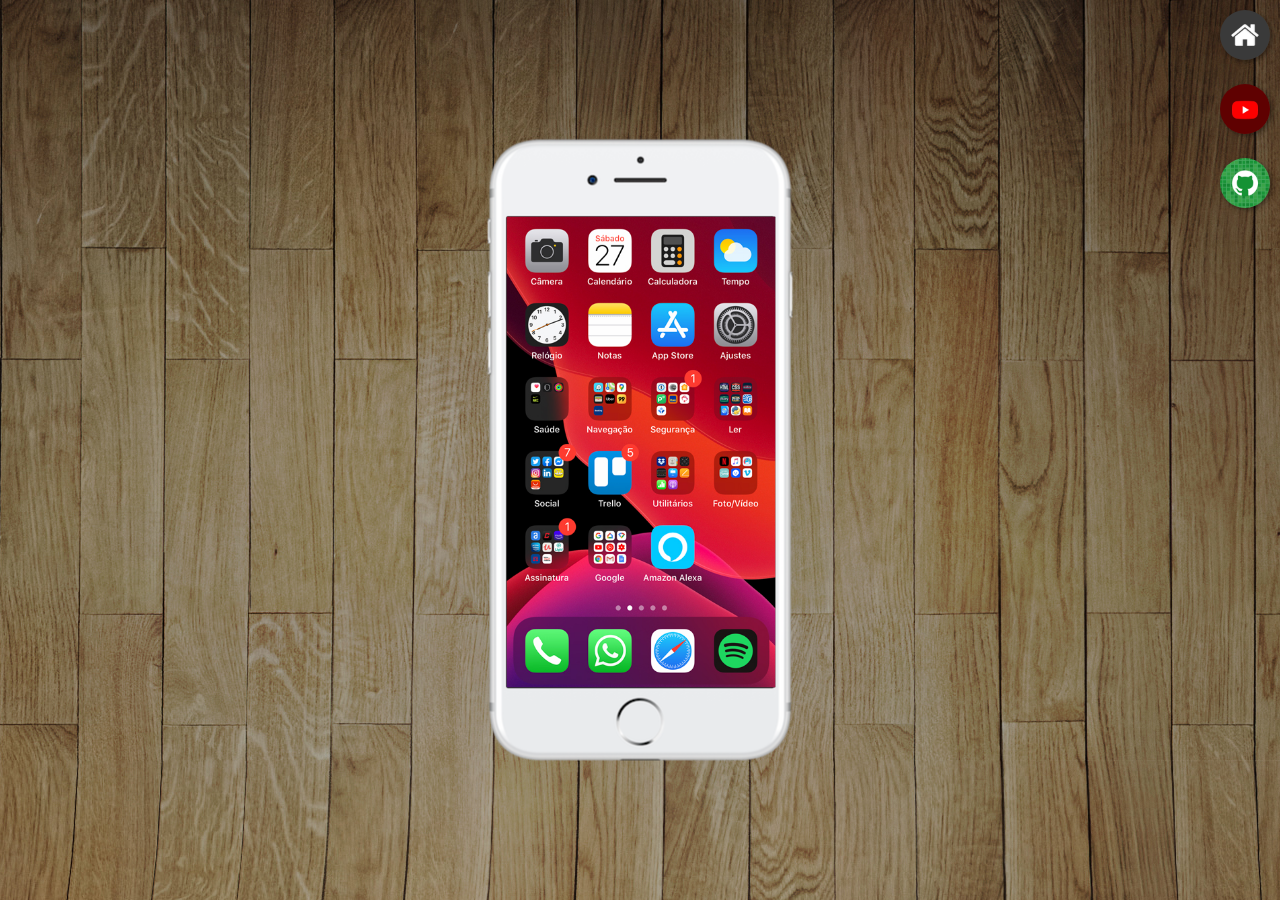
<file: index.html>
<!DOCTYPE html>
<html lang="pt-br">
<head>
    <meta charset="UTF-8">
    <meta name="viewport" content="width=device-width, initial-scale=1.0">
   
    <title>Projeto redes sociais</title>
    <link rel="stylesheet" href="estilos/style.css">

  <link rel="shortcut icon" href="favicon.ico" type="image/x-icon">
</head>
<body>
    <main>

        <section id="telefone">
            <iframe src="home.html" frameborder="0" id="tela" name="tela">
                O navegador não é compatível com isso.
            </iframe>
            
        </section>

        <section id="redes-sociais">
            <a href="home.html" target="tela"><img src="imagens/logo-home.jpg" alt=""></a><br>
            <a href="youtube.html" target="tela"><img src="imagens/logo-youtube.jpg" alt=""></a><br>
            <a href="github.html" target="tela"><img src="imagens/logo-github.jpg" alt=""></a><br>

        </section>
    </main>
    
</body>
</html>
</file>
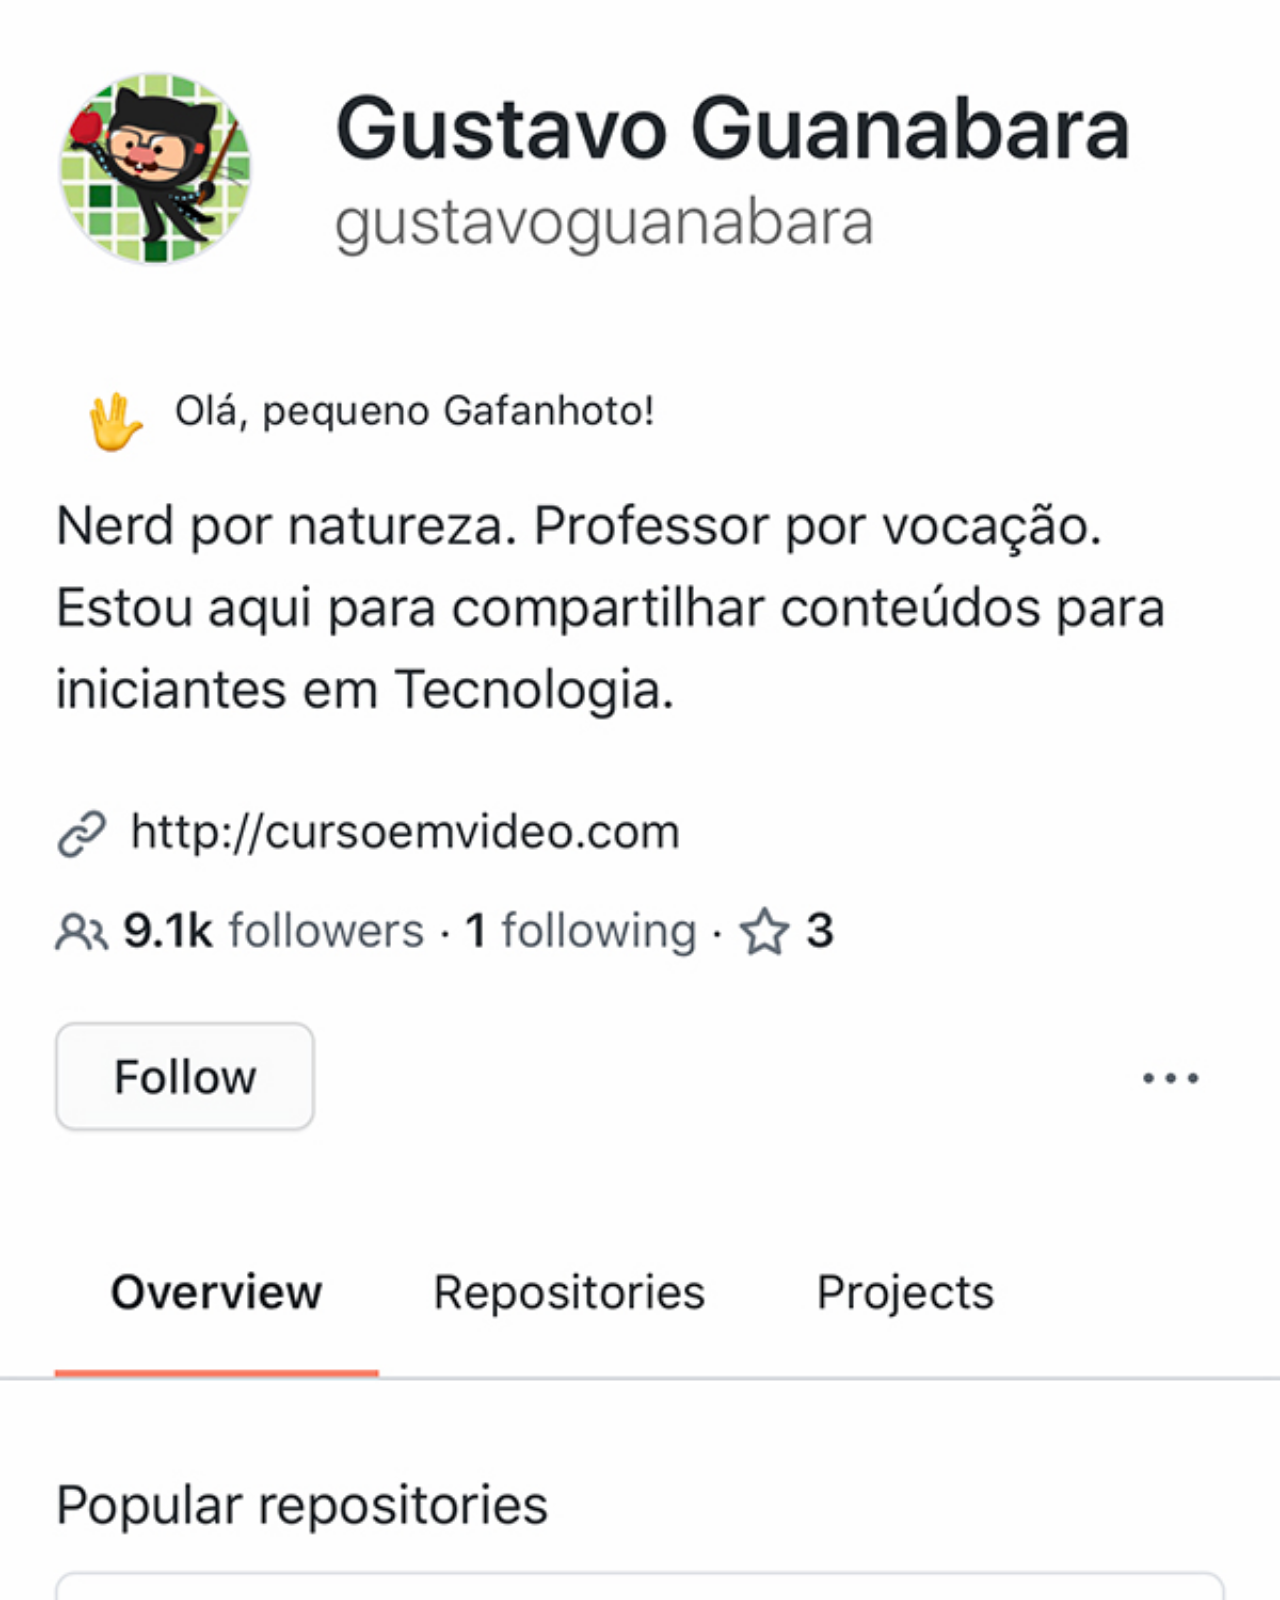
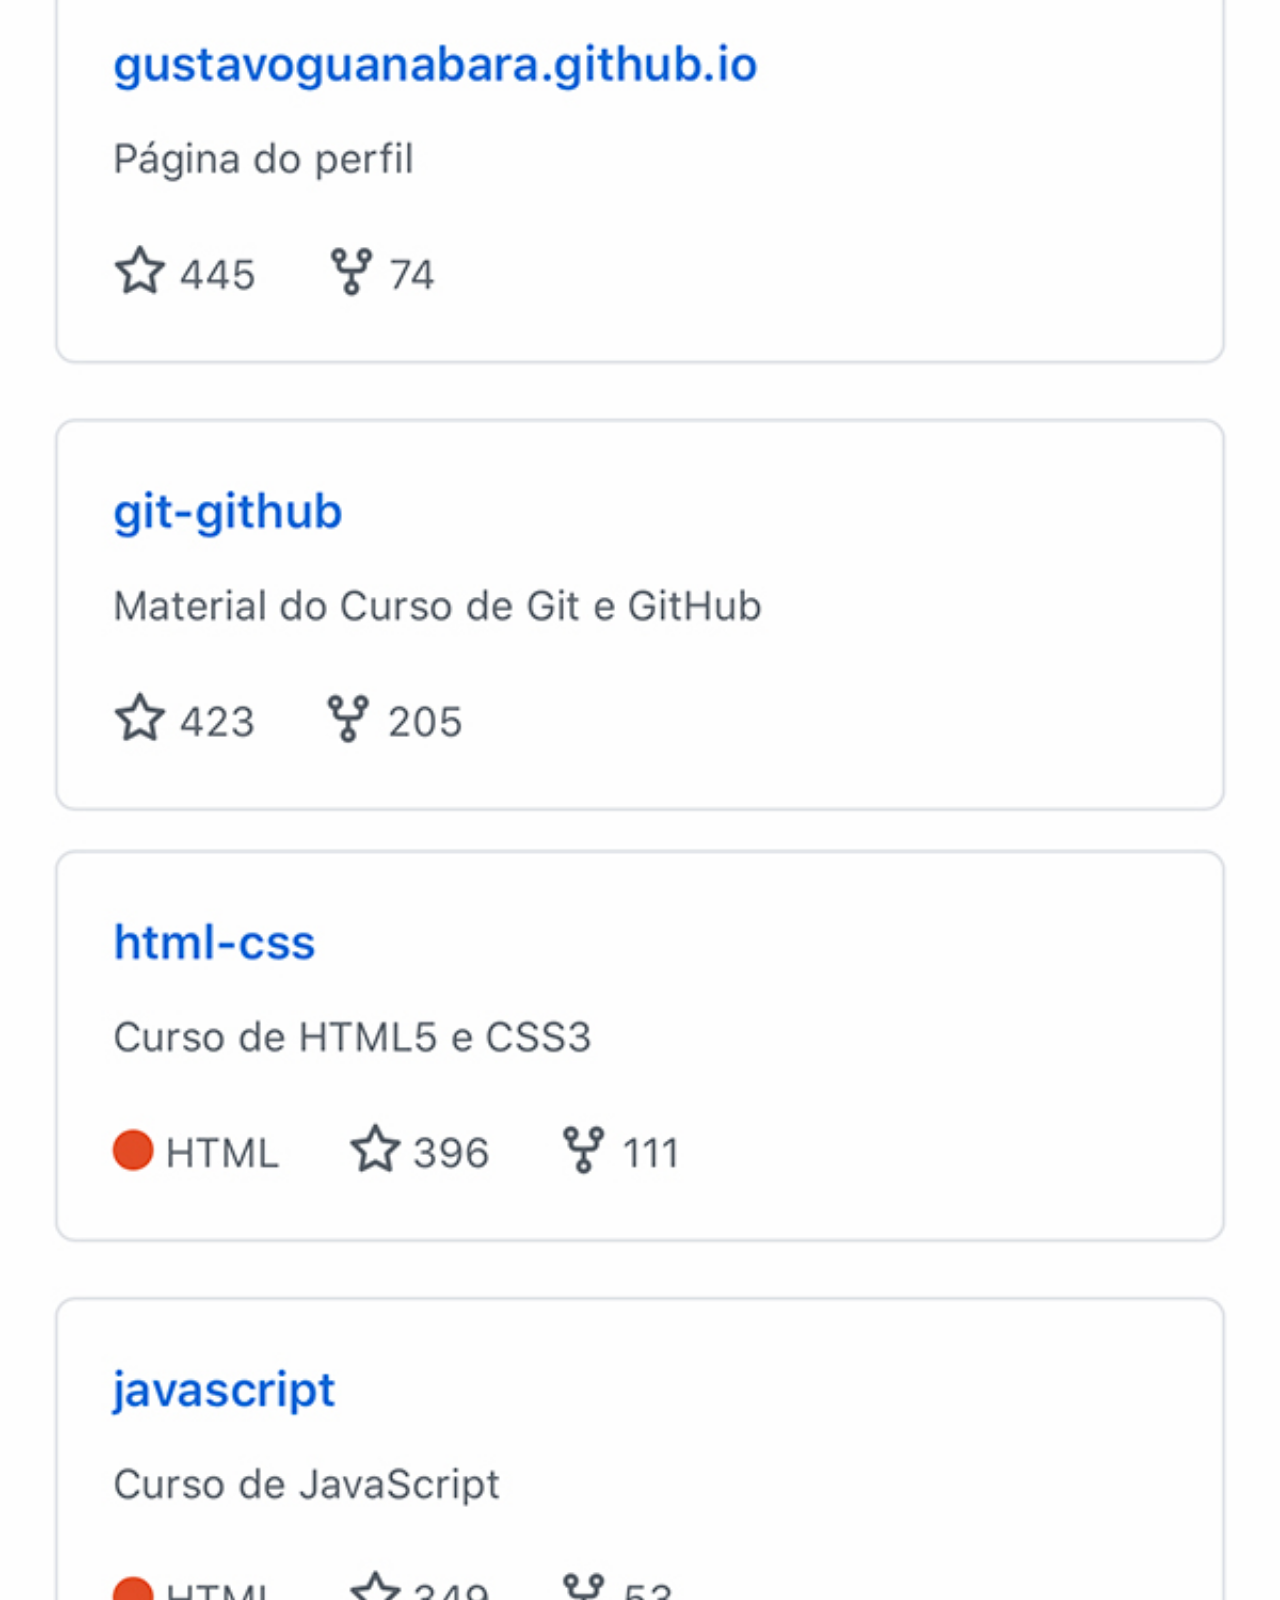
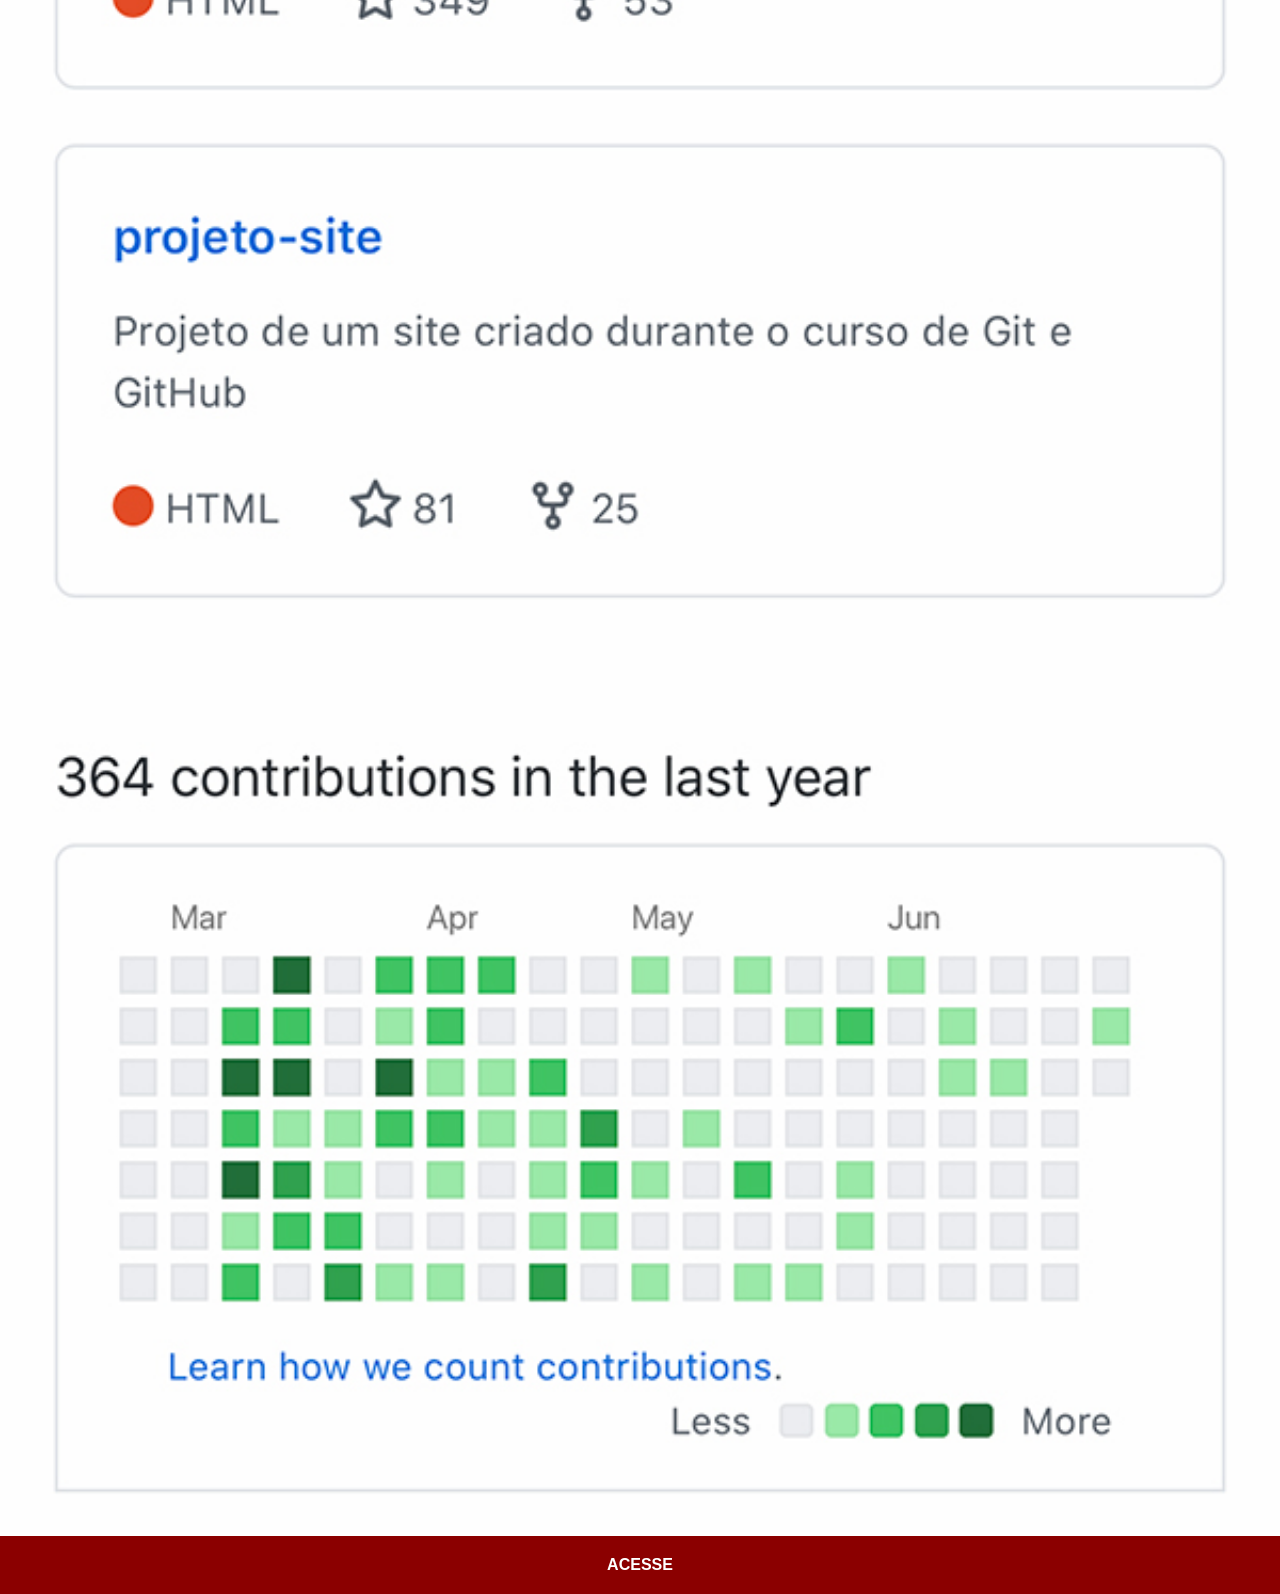
<file: github.html>
<!DOCTYPE html>
<html lang="pt-br">
<head>
    <meta charset="UTF-8">
    <meta name="viewport" content="width=device-width, initial-scale=1.0">
    <title>github</title>
    <link rel="stylesheet" href="estilos/social.css">
</head>
<body>
    <img src="imagens/tela-github.jpg" alt="">
    <a href="https://gustavoguanabara.github.io/" target="_blank">ACESSE</a>
    
</body>
</html>
</file>
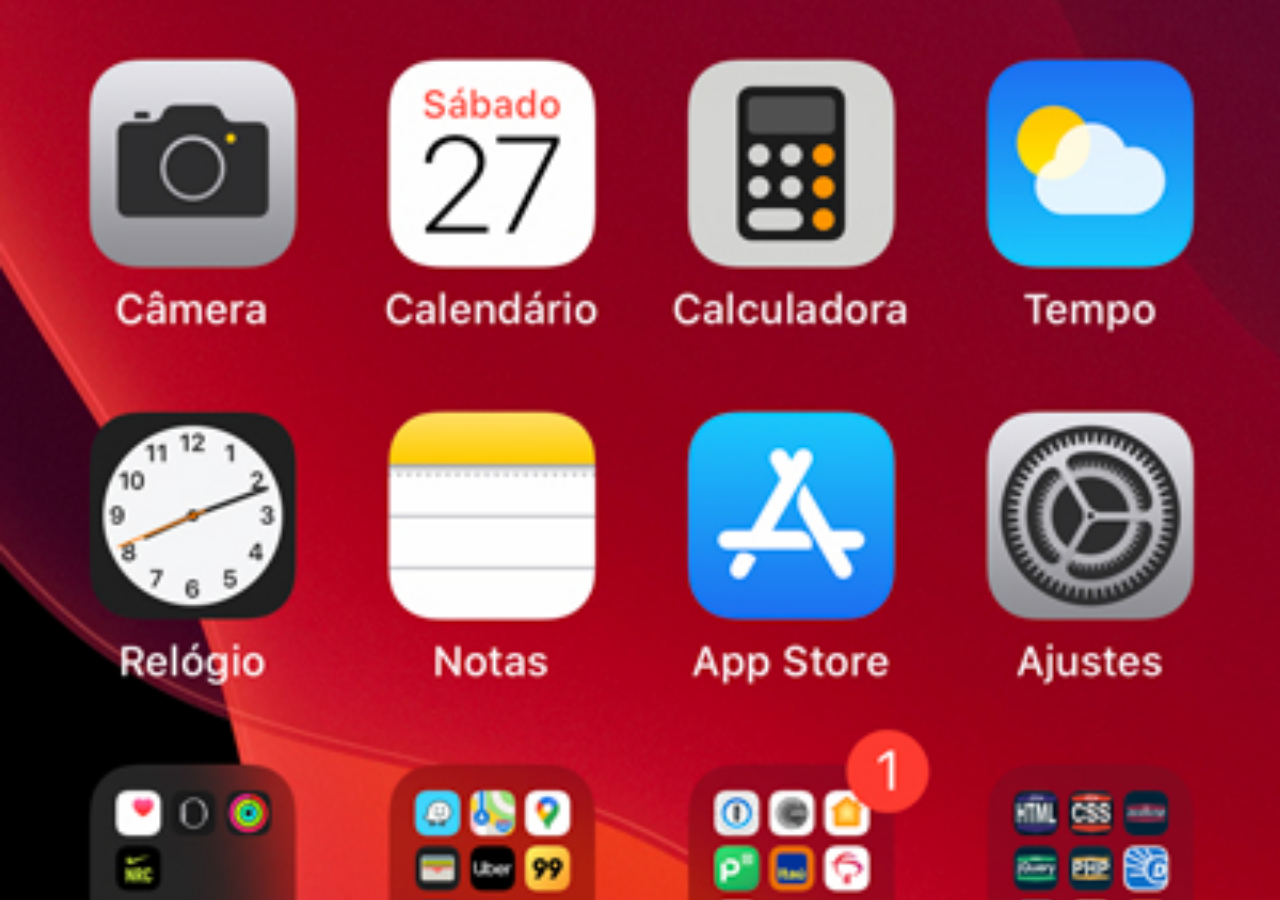
<file: home.html>
<!DOCTYPE html>
<html lang="pt-br">
<head>
    <meta charset="UTF-8">
    <meta name="viewport" content="width=device-width, initial-scale=1.0">
    <title>Home</title>
</head>
<style>
    *{
        margin: 0px;
        padding: 0px;
    }
body{
    width: 100vw;
    height: 100vh;
    background: black url('imagens/tela-home.jpg') no-repeat top center;
    background-size: cover;

}

</style>

<body>
    
</body>
</html>
</file>
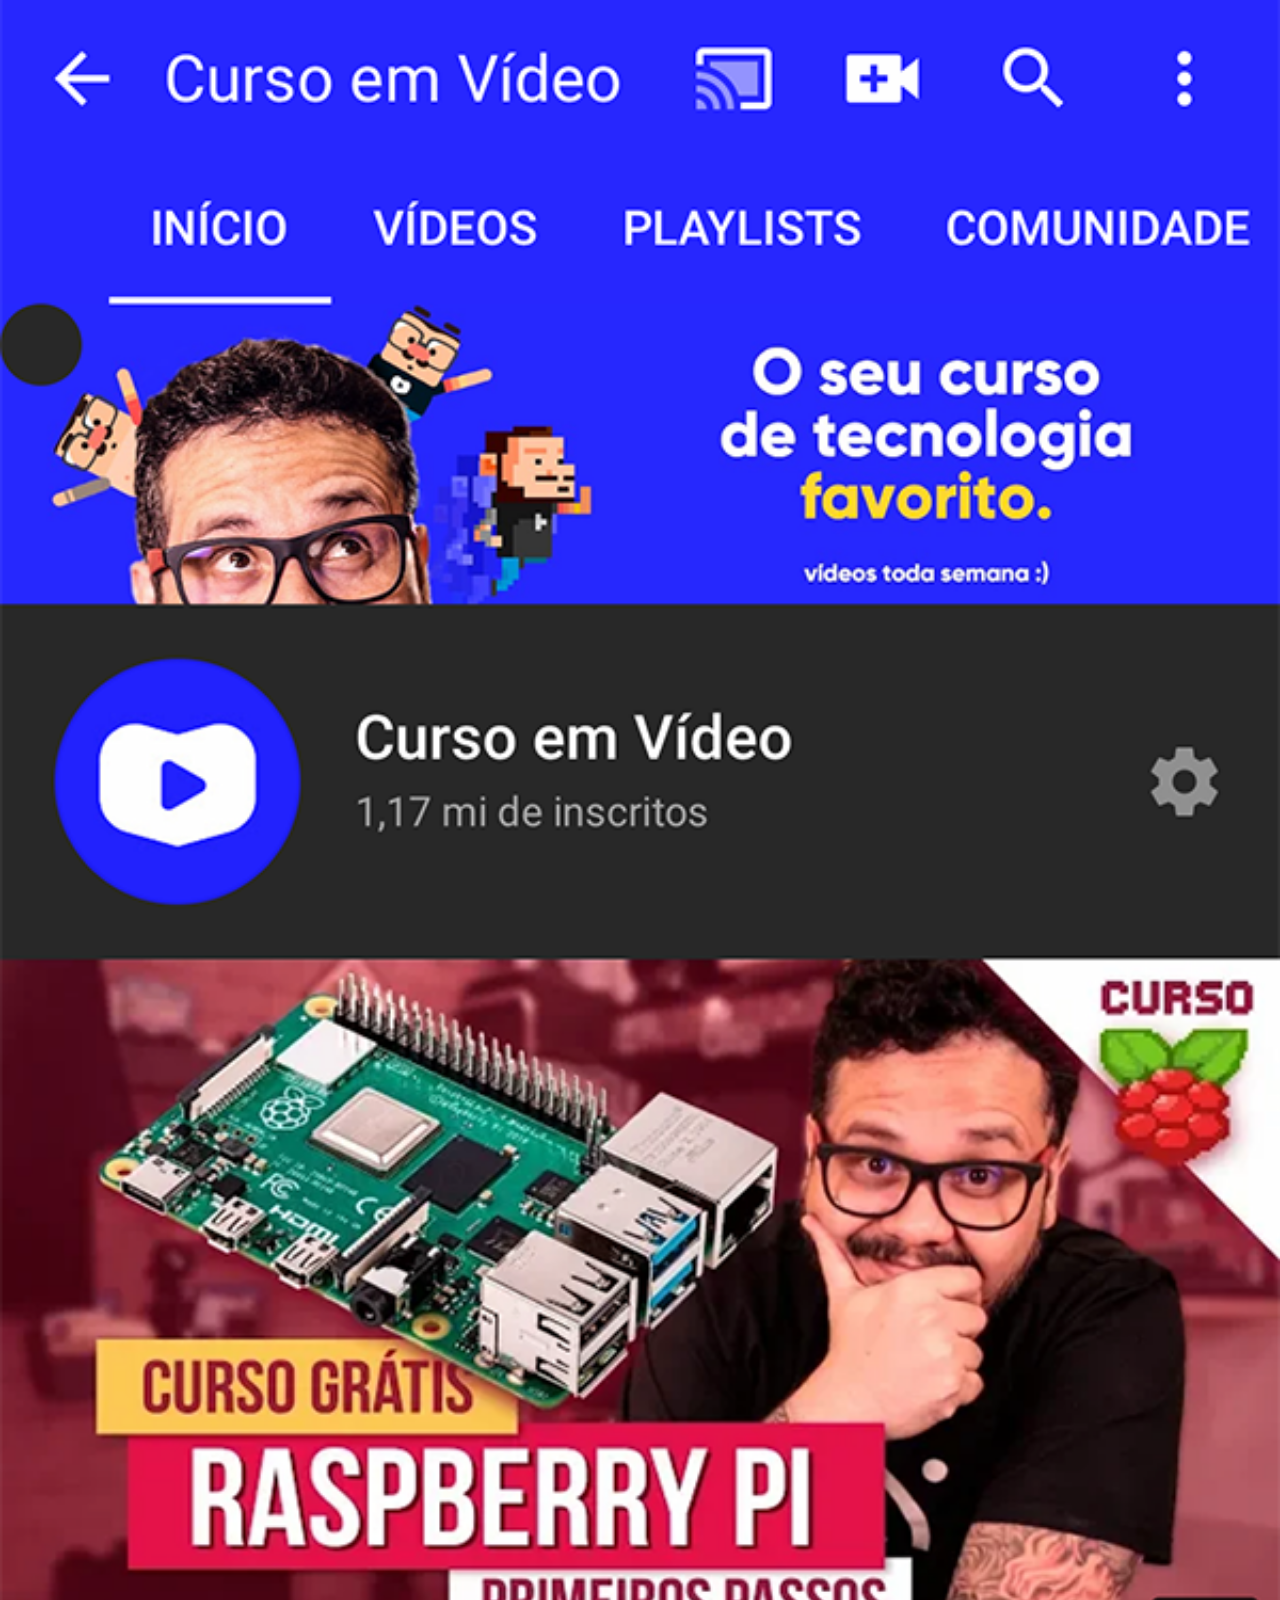
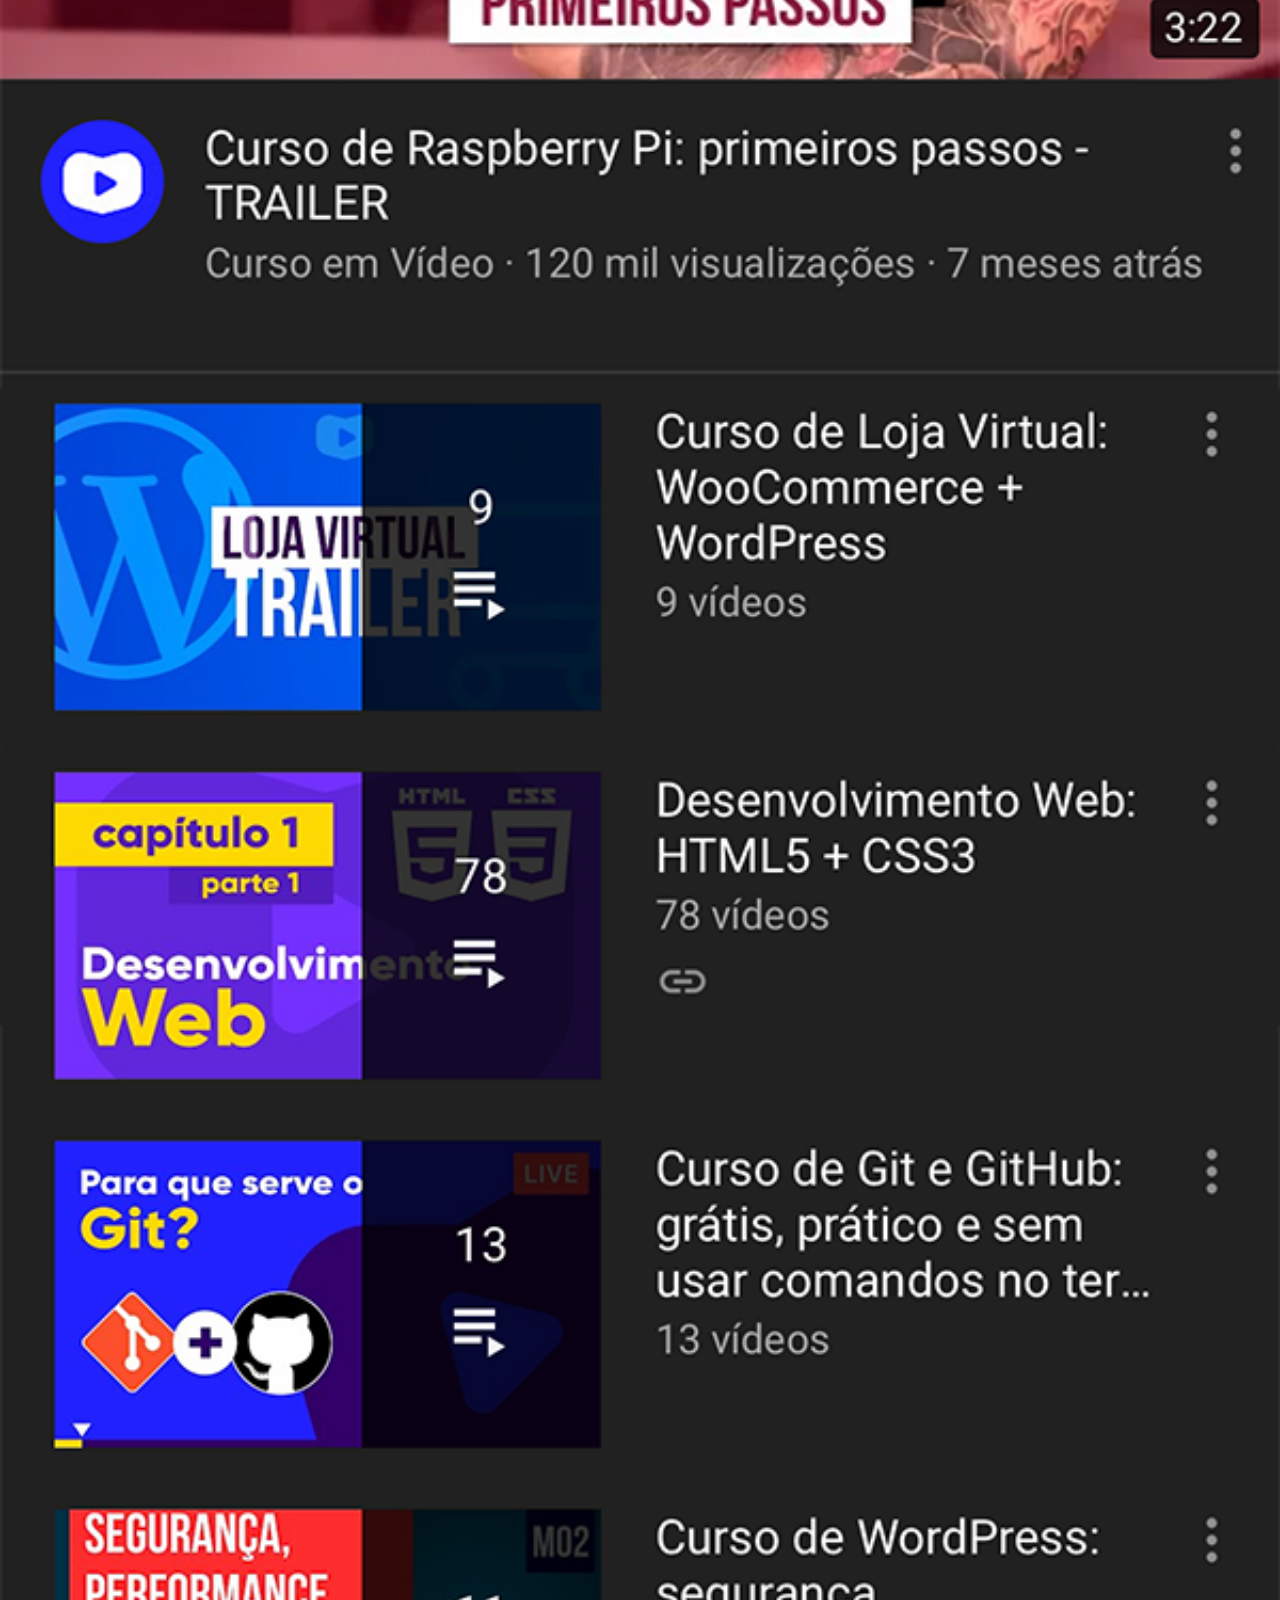
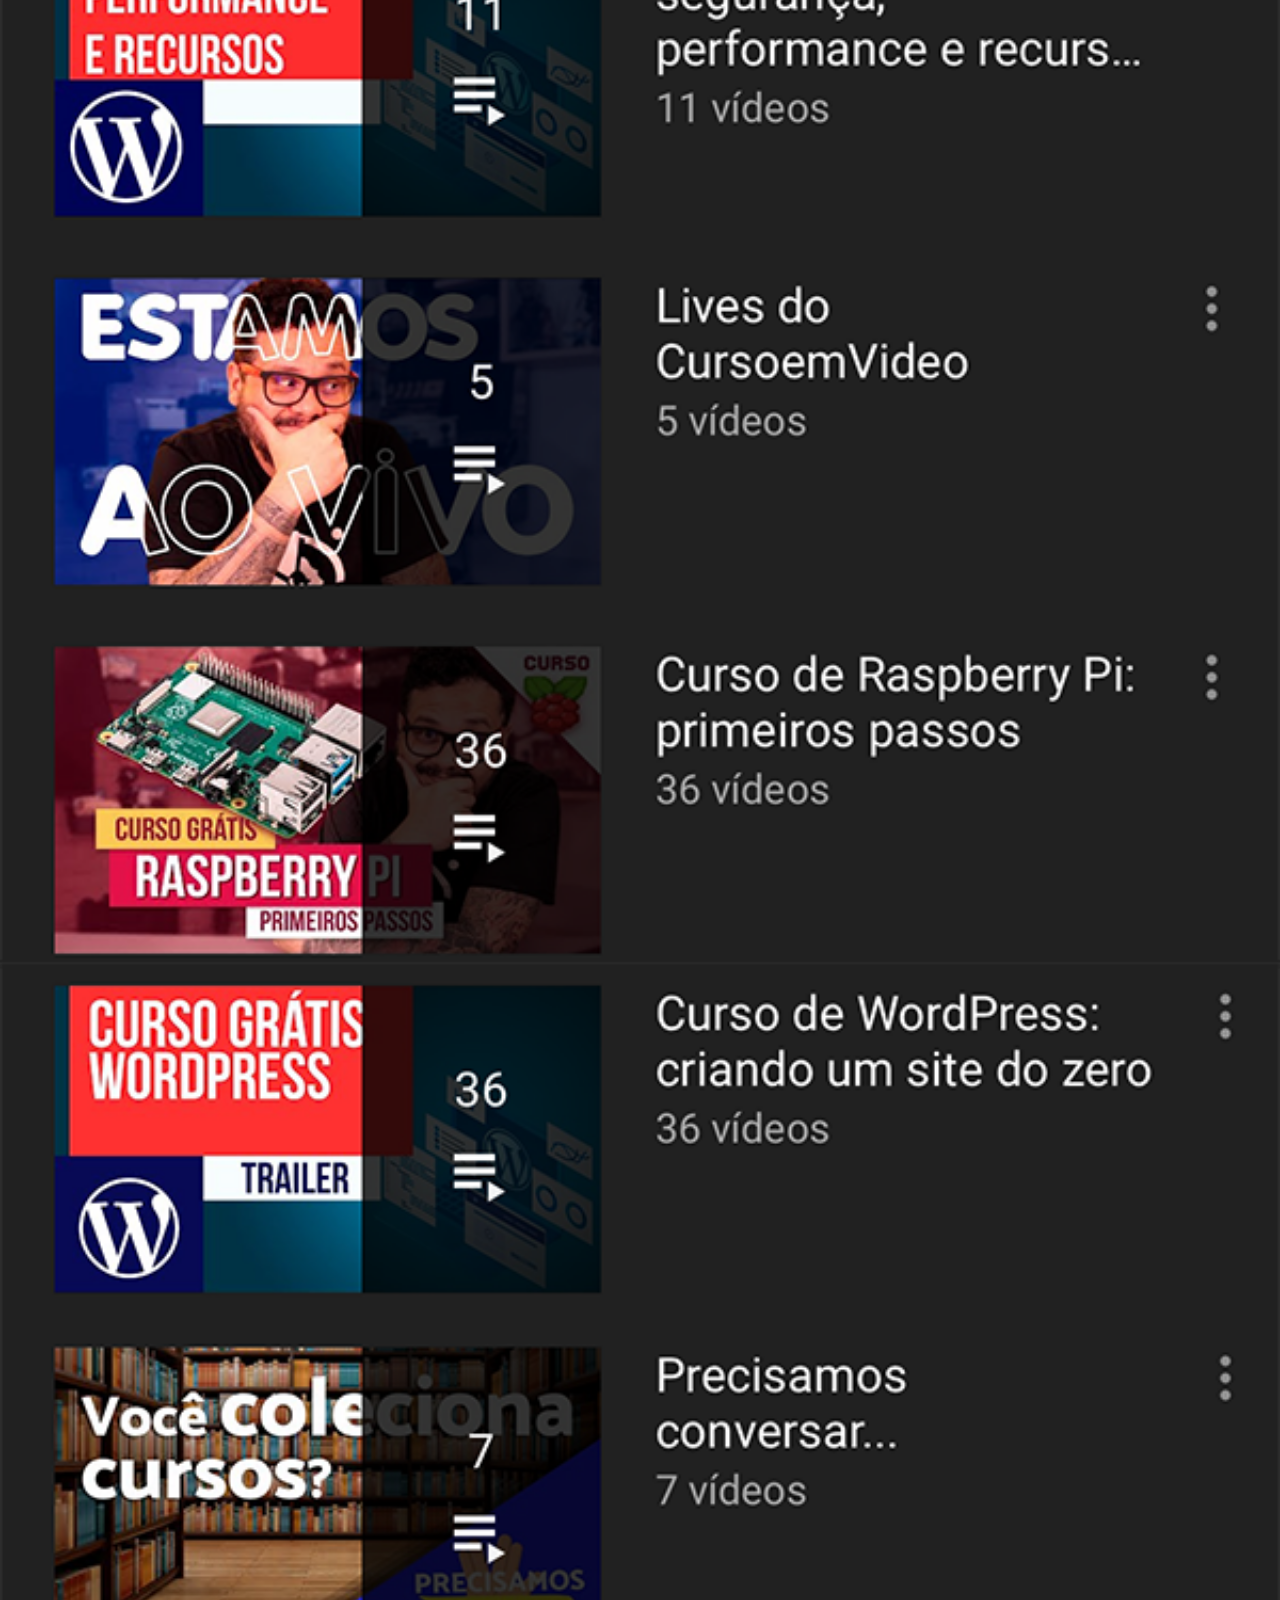
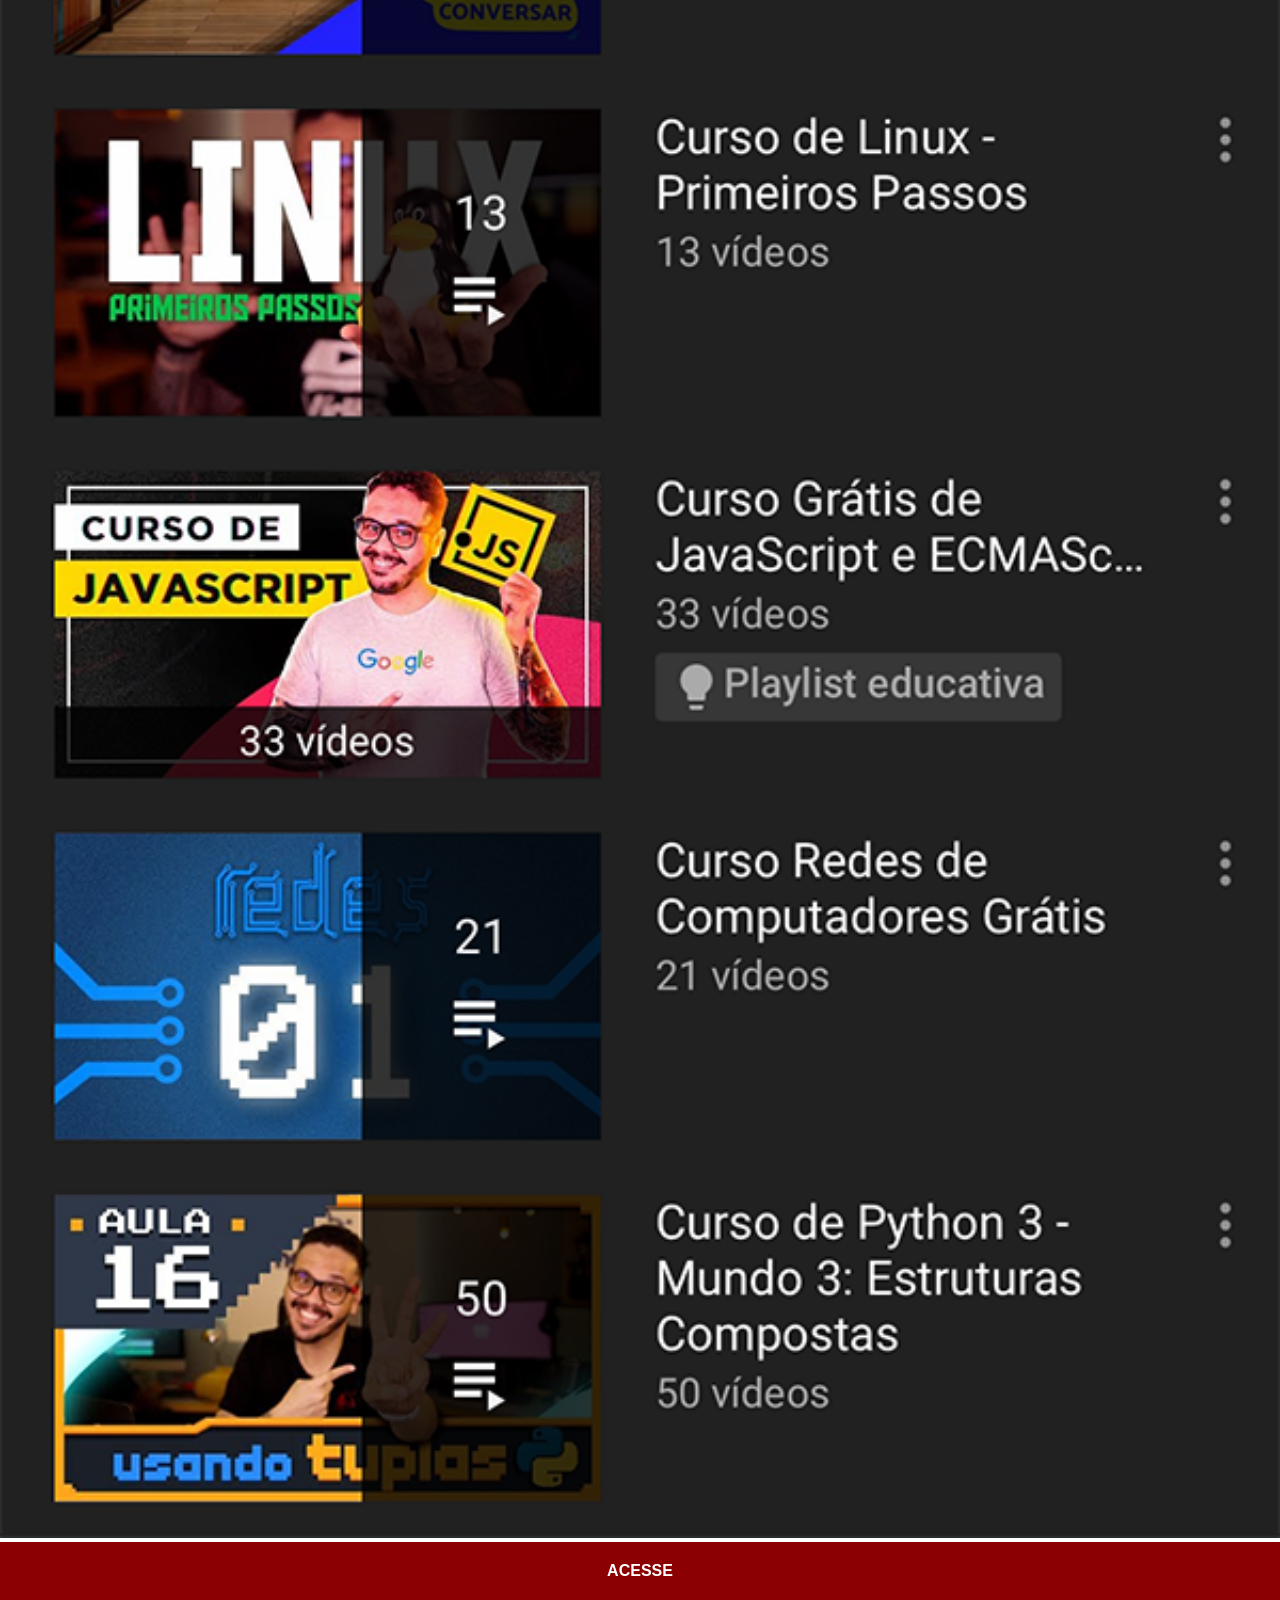
<file: youtube.html>
<!DOCTYPE html>
<html lang="pt-br">
<head>
    <meta charset="UTF-8">
    <meta name="viewport" content="width=device-width, initial-scale=1.0">
    <title>youtube</title>
<link rel="stylesheet" href="estilos/social.css">
    
</head>
<body>
   <img src="imagens/tela-youtube.png" alt=""> 
   <a href="https://www.youtube.com/cursoemvideo"target="_blank">ACESSE</a>
</body>
</html>
</file>
<file: estilos/style.css>
@charset "UTF-8";

*{
    margin: 0px;
    padding: 0px;
    font-family: Arial, Helvetica, sans-serif;
}
html, body{
    height: 100vh;
    width: 100vw;
    background-color: black;
}

body{
     background: url(../imagens/fundo-madeira.jpg) no-repeat top center;
     background-attachment: fixed;
     background: cover;
}

main{
    height: 100vh;
   position: relative;
   
}

section#telefone{
    height: 627px;
    width: 311px;
    
   background-image: url(../imagens/frame-iphone.png);

    position: absolute;
    top: 50%;
    left: 50%;
    transform: translate(-50%, -50%);

}
iframe#tela{

    position: relative;
    top: 80px;
    left: 22px;
    width: 269px;
    height: 471px;

}

section#redes-sociais{
    text-align: right;
}
section#redes-sociais img{

    width: 50px;
    margin: 10px;
    border-radius: 50%;
    box-shadow: 2px 2px 5px rgba(0, 0, 0, 0.405);
   box-sizing: border-box;

}

section#redes-sociais img:hover{
    border: 2px solid rgba(255, 255, 255, 0.523);
    transform: translate(-3px -3px);
    box-shadow: 5px 5px 10px rgba(0, 0, 0, 0.471);
    transition: transform 0.5s border 1s;

}
</file>
<file: estilos/social.css>
@charset "UTF8";





        *{
            margin: 0px;
            padding: 0px;
            font-family: Arial, Helvetica, sans-serif;
        }

        ::-webkit-scrollbar{
            width: 0px;
            height: 0px;
        }
        img{

            width: 100vw;
        }

        a{
            display: block;
            background-color: darkred;
            color: white;
            padding: 20px;
            text-align: center;
            font-weight: bolder;
            text-decoration: none;


        }
        a:hover{
            background-color: rgba(255, 0, 0, 0.826);
        }
</file>
